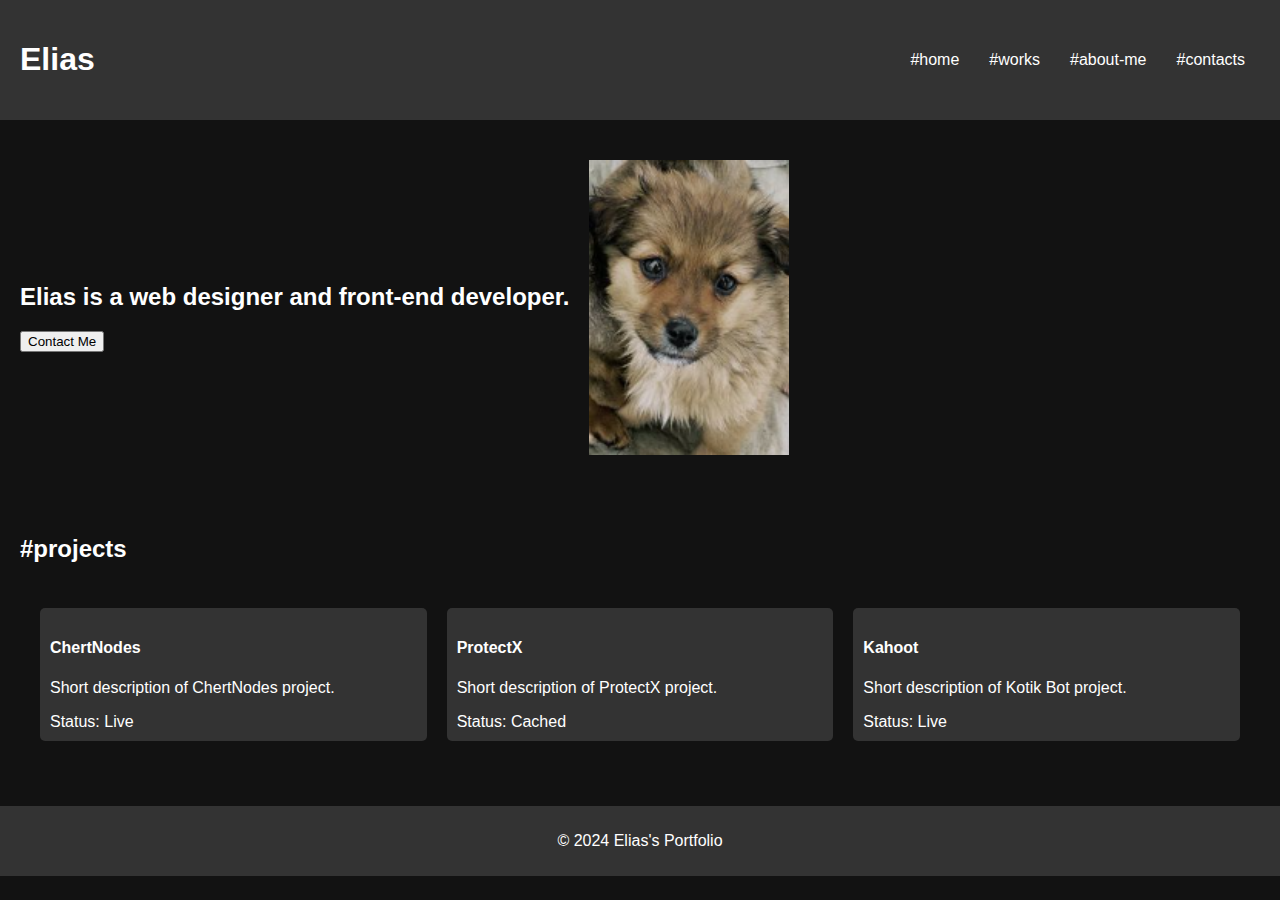
<file: index.html>
<!DOCTYPE html>
<html lang="en">                                                                  
<head>
    <meta charset="UTF-8">                                                         
    <meta name="viewport" content="width=device-width, initial-scale=1.0">         
    <link rel="stylesheet" href="styles.css">                                    
    <title>Elias - Home</title>                                              
</head>
<body>
    <header>
        <h1>Elias</h1>                                                             
        <nav>
            <ul>                                                                   
                <li><a href="index.html">#home</a></li>                            
                <li><a href="projects.html">#works</a></li>                        
                <li><a href="about.html">#about-me</a></li>                        
                <li><a href="contact.html">#contacts</a></li>                     
            </ul>
        </nav>
    </header>

    <main>
        <section class="hero">
            <div class="hero-text">
                <h2>Elias is a web designer and front-end developer.</h2>
                <button>Contact Me</button>
            </div>                                                   
            <img src="images/puppy.png" alt="Elias's Headshot" class="hero-img">              
        </section>

        <section class="projects-overview">                                        
            <h2>#projects</h2>                                          
            <div class="project-category">                                         
                <div class="project-item">                                   
                    <h4>ChertNodes</h4>                                          
                    <p>Short description of ChertNodes project.</p>             
                    <span>Status: Live</span>                                      
                </div>
                <div class="project-item">                                         
                    <h4>ProtectX</h4>                                              
                    <p>Short description of ProtectX project.</p>                  
                    <span>Status: Cached</span>                                   
                </div>
                <div class="project-item">                                         
                    <h4>Kahoot</h4>                                            
                    <p>Short description of Kotik Bot project.</p>                
                    <span>Status: Live</span>                                      
                </div>
            </div>
        </section>
    </main>

    <footer>
        <p>&copy; 2024 Elias's Portfolio</p>                                       <!-- Copyright notice (ChatGPT) -->
    </footer>
</body>
</html>
</file>
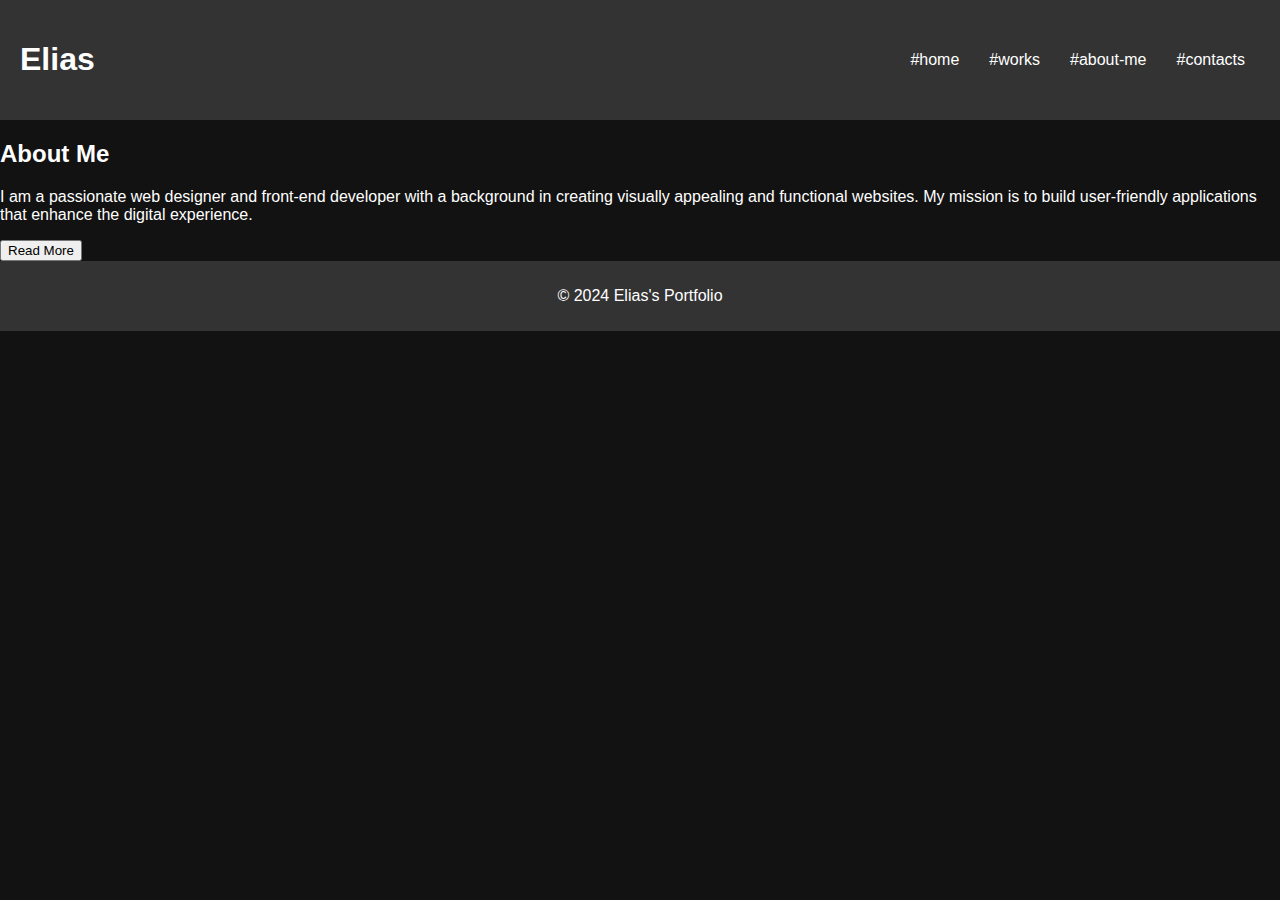
<file: about.html>
<!DOCTYPE html>
<html lang="en">
<head>
    <meta charset="UTF-8"> 
    <meta name="viewport" content="width=device-width, initial-scale=1.0"> 
    <link rel="stylesheet" href="styles.css"> 
    <title>Elias - About Me</title> 
</head>
<body>
    <header>
        <h1>Elias</h1> 
        <nav>
            <ul> 
                <li><a href="index.html">#home</a></li> 
                <li><a href="projects.html">#works</a></li> 
                <li><a href="about.html">#about-me</a></li> 
                <li><a href="contact.html">#contacts</a></li> 
            </ul>
        </nav>
    </header>

    <main>
        <section class="about-me">                                              
            <h2>About Me</h2>                                           
            <p>I am a passionate web designer and front-end developer with a 
                background in creating visually appealing and functional websites. 
                My mission is to build user-friendly applications that enhance the 
                digital experience.</p>                                          
            <button onclick="location.href='more-about.html'">Read More</button>
        </section>
    </main>

    <footer>
        <p>&copy; 2024 Elias's Portfolio</p>                                     <!-- Copyright notice -->
    </footer>
</body>
</html>
</file>
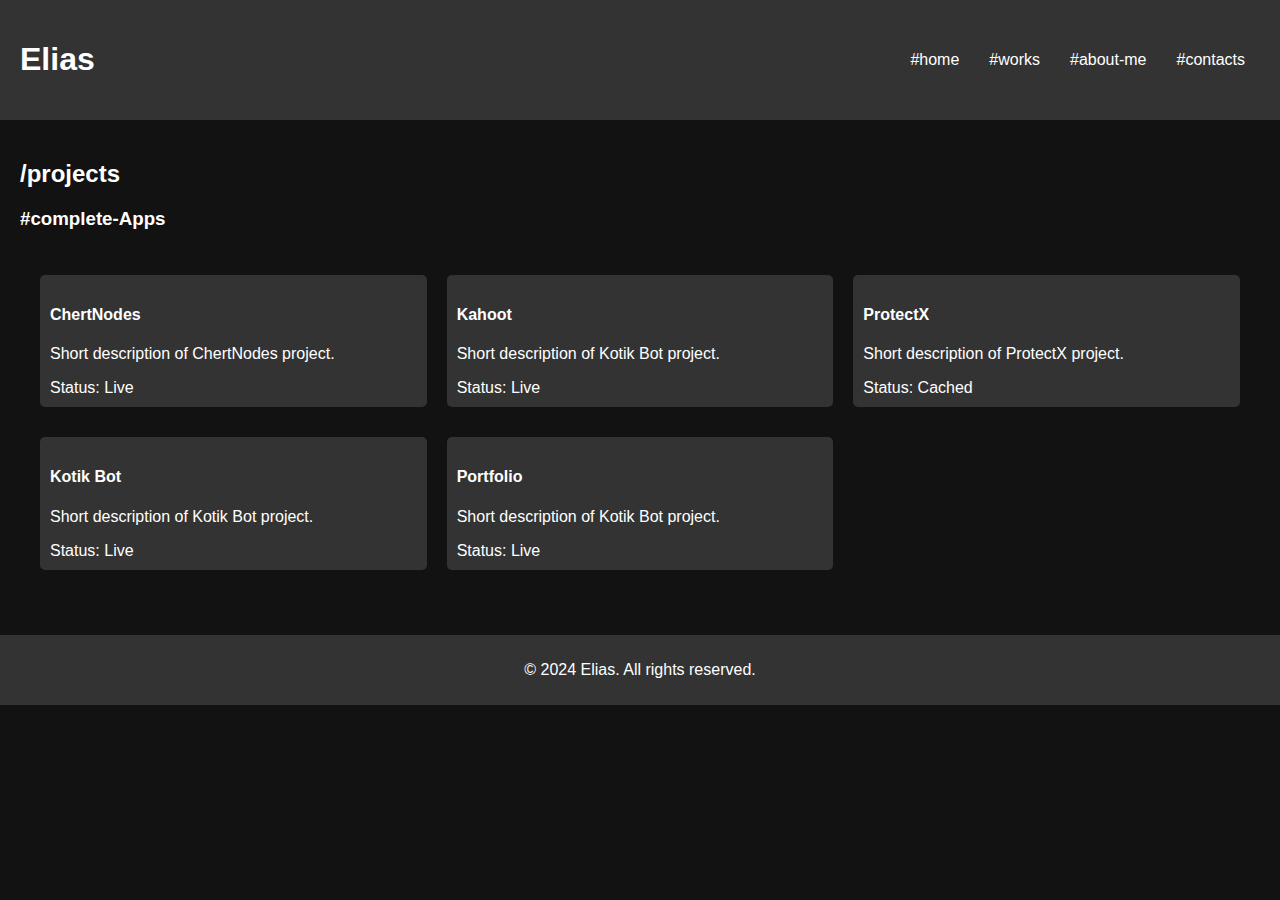
<file: projects.html>
<!DOCTYPE html> 
<html lang="en"> 
<head>
    <meta charset="UTF-8"> 
    <meta name="viewport" content="width=device-width, initial-scale=1.0"> 
    <link rel="stylesheet" href="styles.css">                                      
    <title>Projects - Elias Portfolio</title>                                     
</head>
<body>
    <header> 
        <h1>Elias</h1>                                                             
        <nav> 
            <ul>                                                                 
                <li><a href="index.html">#home</a></li>             
                <li><a href="projects.html">#works</a></li>             
                <li><a href="#about-me">#about-me</a></li>            
                <li><a href="#contacts">#contacts</a></li>              
            </ul>
        </nav>
    </header>

    <main>
        <section class="projects-overview">                                        
            <h2>/projects</h2>                                                   
            <h3>#complete-Apps</h3>                                                
            <div class="project-category">                                        
                                                           
                <div class="project-item">                                         
                    <h4>ChertNodes</h4>                                            
                    <p>Short description of ChertNodes project.</p>                
                    <span>Status: Live</span>                                      
                </div>
                <div class="project-item">                                         
                    <h4>Kahoot</h4>                                             
                    <p>Short description of Kotik Bot project.</p>                 
                    <span>Status: Live</span>                                      
                </div>
                <div class="project-item">                                         
                    <h4>ProtectX</h4>                                            
                    <p>Short description of ProtectX project.</p>                  
                    <span>Status: Cached</span>                                   
                </div>
                <div class="project-item">                                         
                    <h4>Kotik Bot</h4>                                             
                    <p>Short description of Kotik Bot project.</p>                 
                    <span>Status: Live</span>                                    
                </div>
                <div class="project-item">                                         
                    <h4>Portfolio</h4>                                            
                    <p>Short description of Kotik Bot project.</p>                 
                    <span>Status: Live</span>                                    
                </div>
            </div>
        </section>
    </main>

    <footer>
        <p>&copy; 2024 Elias. All rights reserved.</p>                  <!-- Copyright notice -->
    </footer>
</body>
</html>
</file>
<file: styles.css>
/* CSS Variables */
:root {
    --main-color: #333;                                       
    --accent-color: #fff;                                    
    --background-color: #121212;                             
}

/* General Styles */
/* This piece of code came from (ChatGPT) and what it does is 
it sets the font for the entire page to Arial (or a sans-serif alternative), 
removes default margins and padding from the body, applies the accent 
color to the text, and sets the background color to the defined variable. */
body { 
    font-family: Arial, sans-serif;                          
    margin: 0;                                                  
    padding: 0;                                                 
    color: var(--accent-color);                                
    background-color: var(--background-color);                  
}
/* This piece of code came from (ChatGPT) and what it does is 
it sets the header to use flexbox to align the items horizontally, 
creates space between the logo and navigation, centers them vertically, 
gives the header a background color, changes the text color, 
and adds padding around the content. */
header { 
    display: flex;                                              
    justify-content: space-between;                             
    align-items: center;                                        
    background-color: var(--main-color);                        
    color: var(--accent-color);                                 
    padding: 20px;                                              
}

nav {
    display: flex;                                             
}

/* This piece of code came from (ChatGPT) and what it does is that it 
it make the unordered list for texts of the links to have no bullet points,
no padding and use flex box which is to appear horizontal. */ 
nav ul { 
    list-style-type: none;                                      
    padding: 0;                                          
    display: flex;                                             
}
/* This piece of code came from (ChatGPT) and what it does is that it 
it make the texts for the links to each page use flexbox, there be a
15 pixel margin on the left and right of each link text, makes sure
that each text is centered and the that they appear in a row. */ 
nav ul li { 
    display: flex;                                              
    margin: 0 15px;                                             
    text-align: center;                                         
    flex-direction: row;                                        
}
/* This piece of code came from (ChatGPT) and what it does is that it 
 accents the color of the link and removes the underline on the hyperlinks
 to the other pages in the header nav. */ 
nav ul li a { 
    color: var(--accent-color);                                
    text-decoration: none;                                 
}

/* Hero Section */
/* The hero class makes it so that the section with the profile, text, 
 and buttom use flexbox and are in the center of the section with the text
 being aligned to the left side of the section and there be padding of
 40 pixels for top and bottom, and 20 pixels on the sides for there 
 to be space around the text and profile. The one thing I did change
 was that I removed the row flex direction to stop it from swapping
 the places of the profie, text and button. (ChatGPT) */
.hero {                           
    display: flex;                
    align-items: center;        
    text-align: left;             
    padding: 40px 20px; 
        
}
/* The hero-img class makes it so that the image is over 200 pixels
 wide and that height being auto means that the image's height will
 not change from any size. The margin left also makes it so that the
 image will be a at least 20 pixels away from the left side of the
 screen from where it is at. (ChatGPT) */
.hero-img {
    width: 200px;                 
    height: auto;                
    margin-left: 20px;            
}




/* Projects Overview */
/* The padding in the projects overview section is make the 
whole section have more breathing room. (ChatGPT) */
.projects-overview {                                            
    padding: 20px;                                               
                                          
}

/* This sets up the project category class to be have 20
pixels of space in the padding so that the stuff inside doesent touch
that edges of the box and 20 pixels of space in the margin so that
there is space above and below this section to separate it from 
other sections. The one thing I did change was making it a grid layout and
put three columns that are at least 200 pixels wide and have 20 pixels
of spacing in between them. (ChatGPT) (In-class) */
.project-category {                                             
    display: grid;
    grid-template-columns: repeat(3, minmax(200px, 1fr));
    gap: 20px;
    padding: 20px;   
    margin: 20px 0;                                         
}
/* This sets up the project item class to change the background color
 for each project item to be the one color from the header class. The 
 padding makes it so that each project has at least 10 pixels of space
 inside for the edges. The border radius makes it so that the items have
 slightly rounded corners with a 5-pixel radius. And the margin adds 5 pixels
 of space above and below each project item to create some separation from
 other items.(ChatGPT) */
.project-item { 
    background: var(--main-color);                           
    padding: 10px;                                             
    border-radius: 5px;                                         
    margin: 5px 0;                                              
}
@media (max-width: 768px) {
    .project-category {
      grid-template-columns: repeat(2, 1fr);
    }
  }

  @media (max-width: 480px) {
    .project-category {
      grid-template-columns: 1fr;
    }
}
/* Footer */
footer {
    text-align: center;                                         
    padding: 10px;                                              
    background-color: var(--main-color);                      
}
</file>
